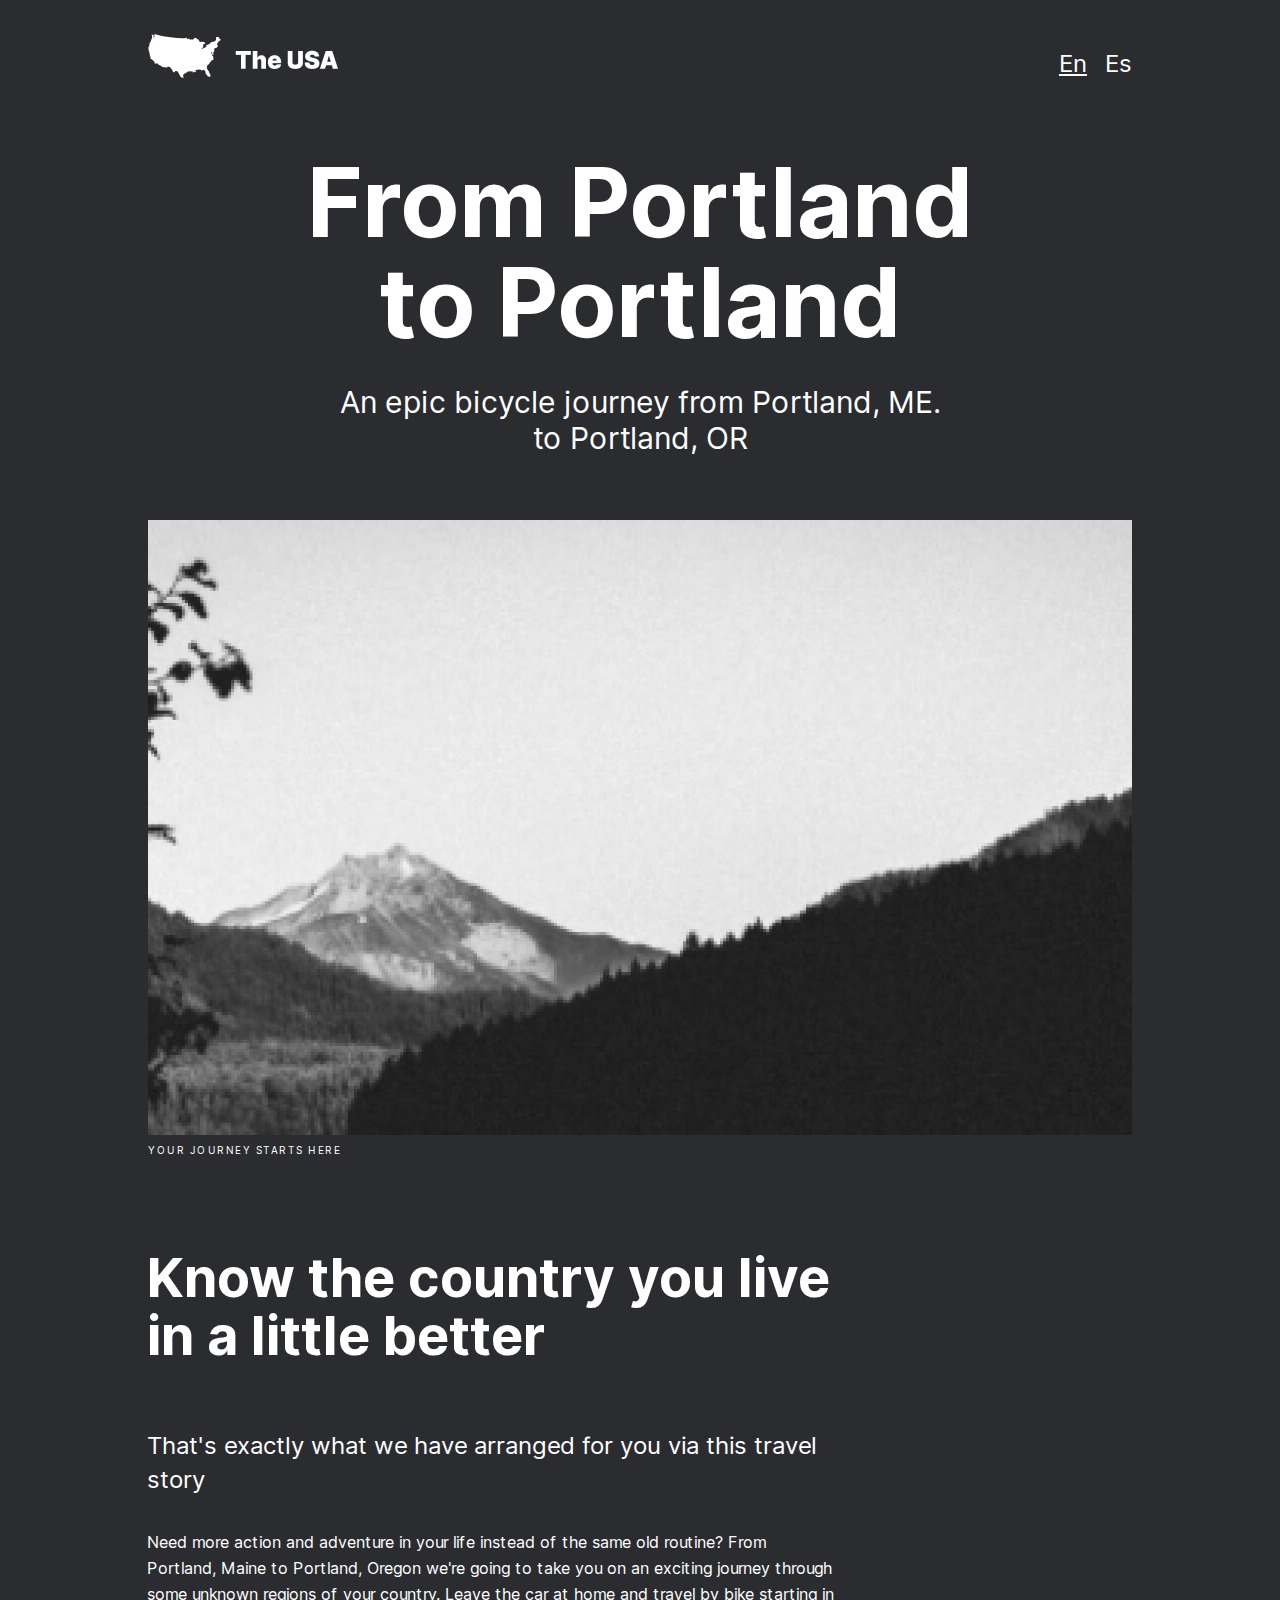
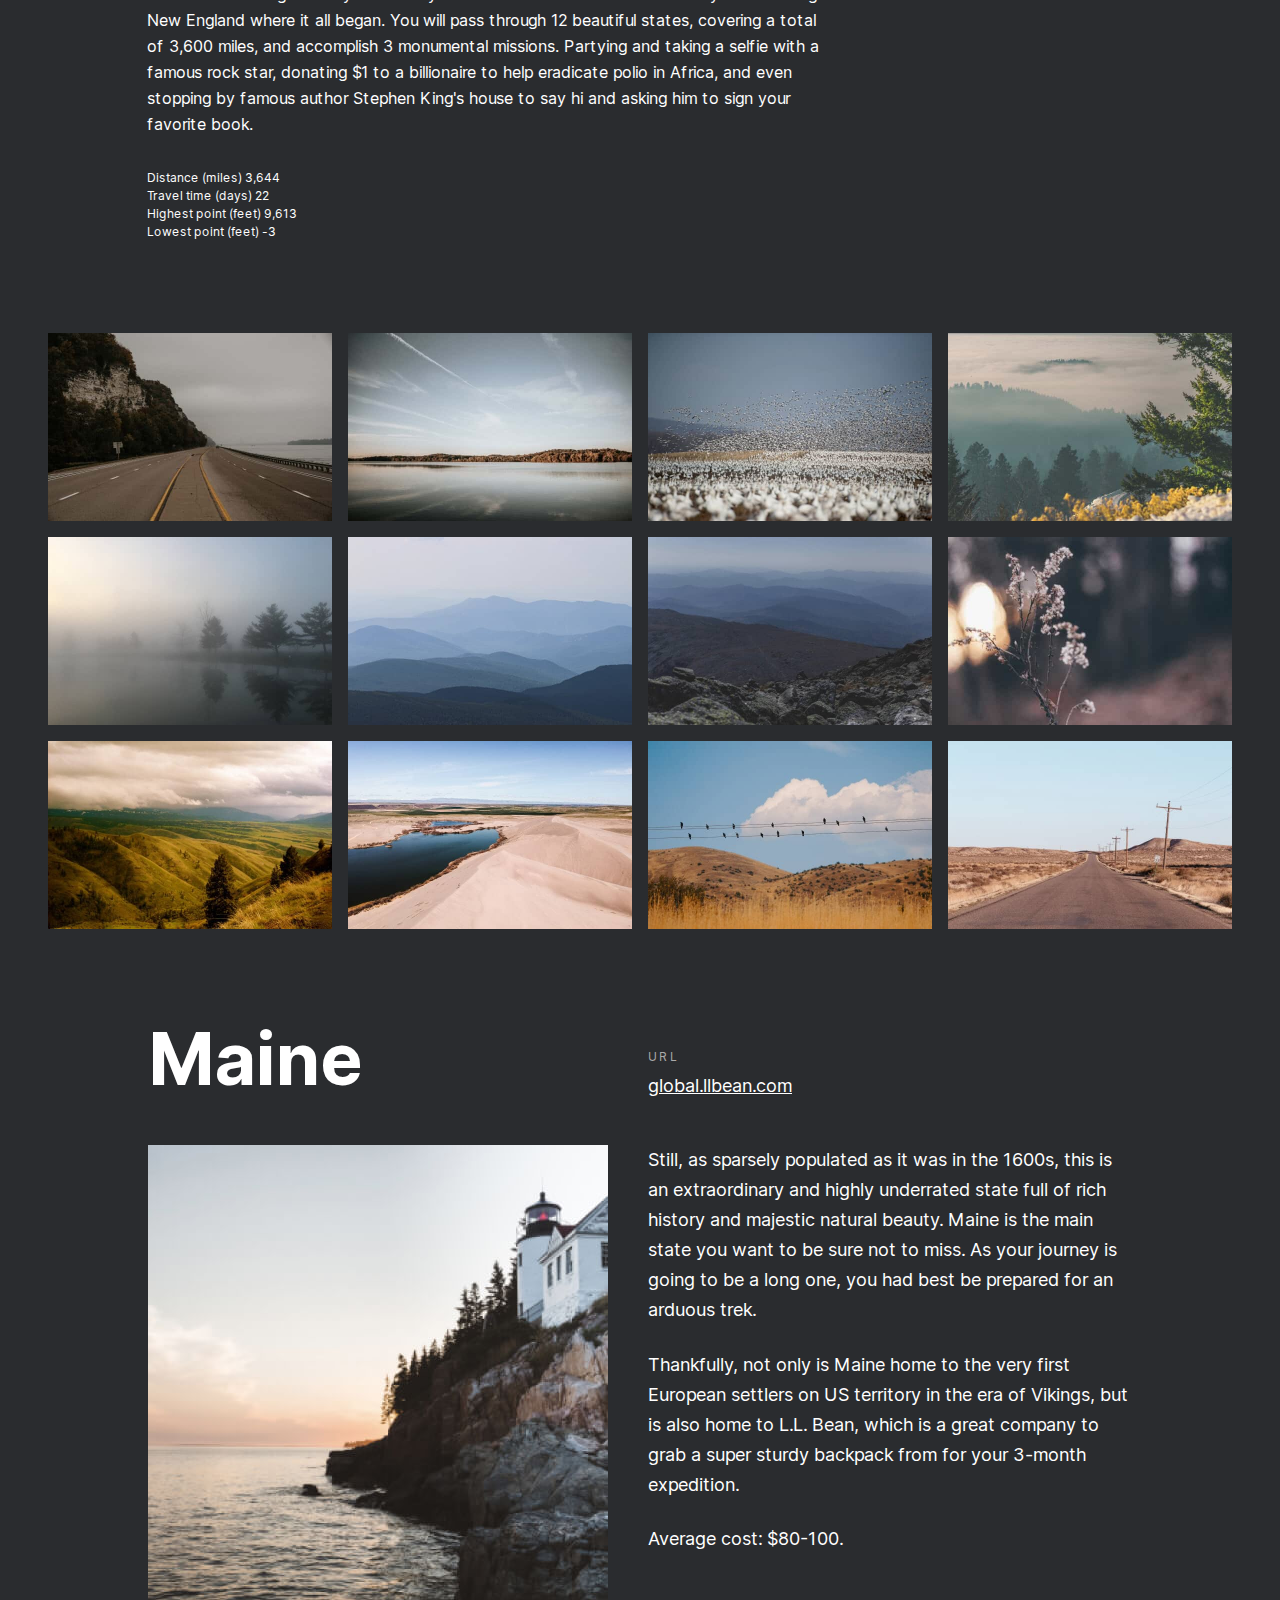
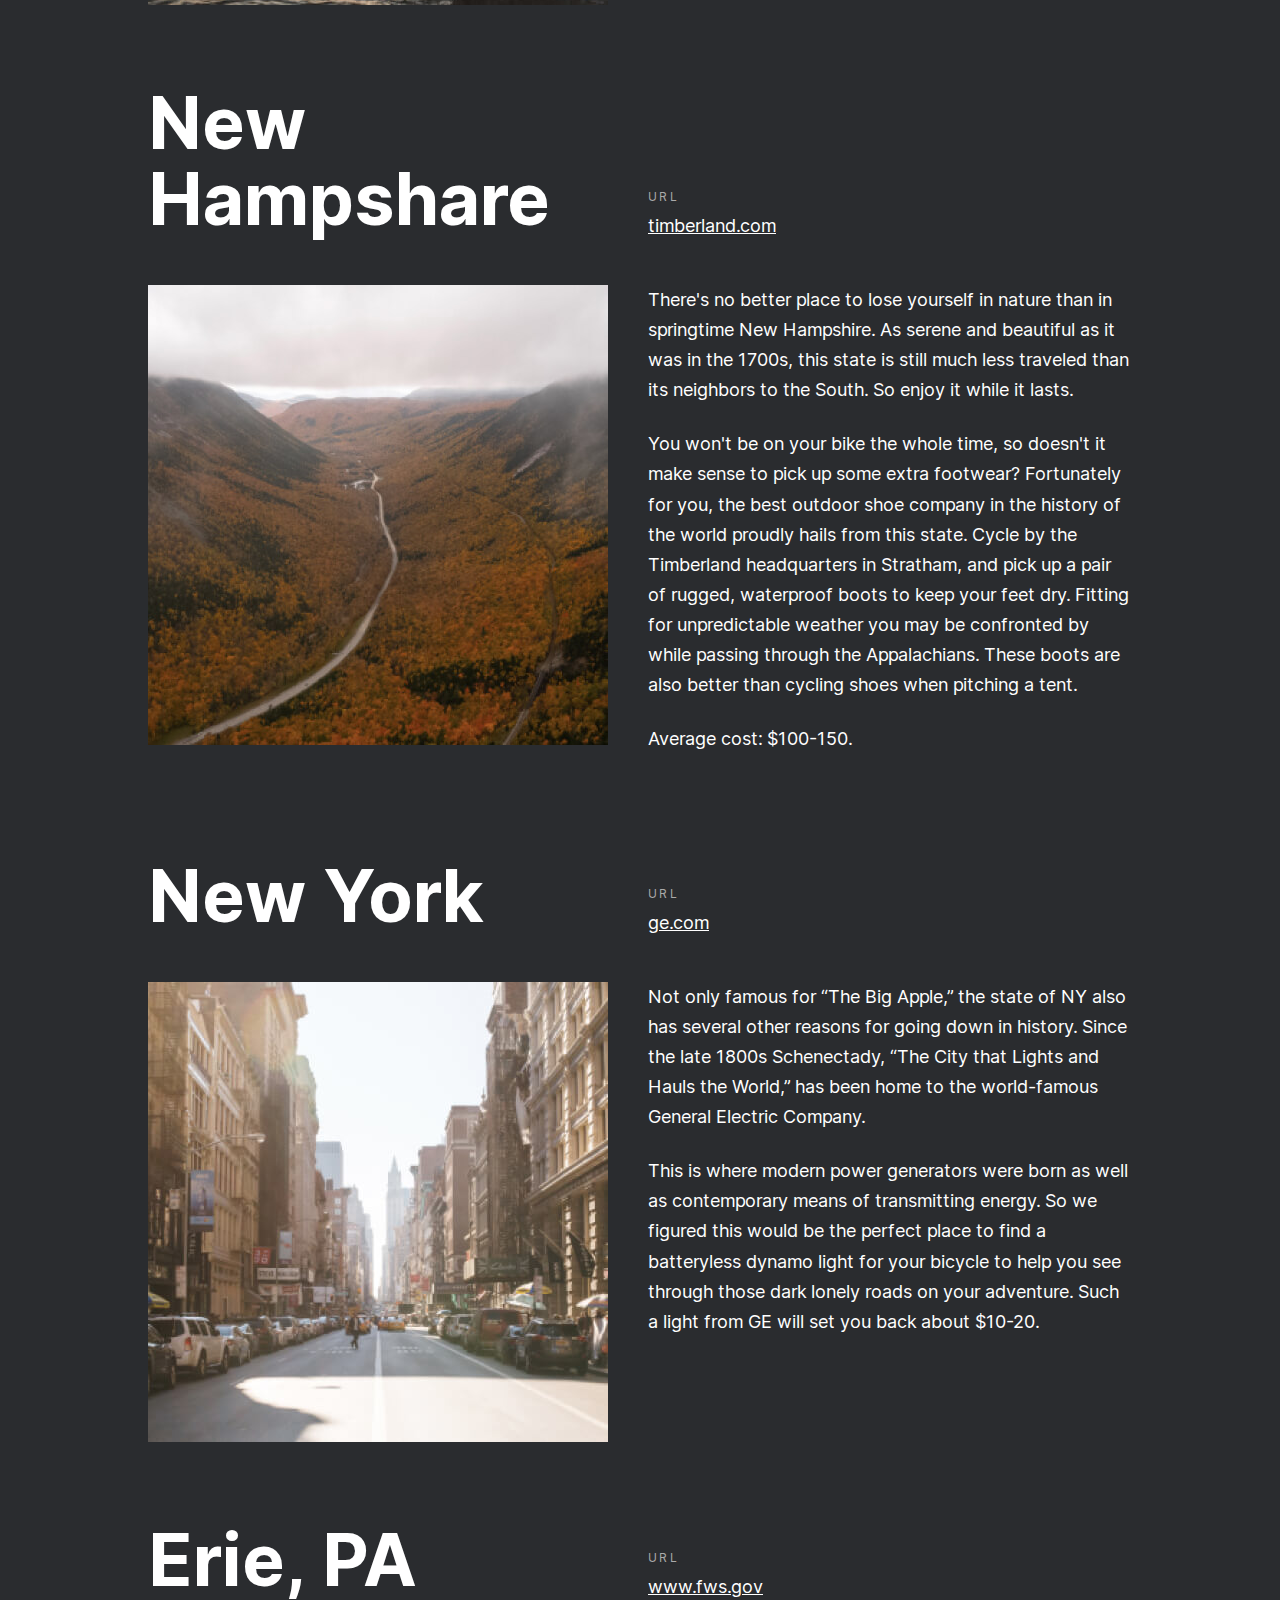
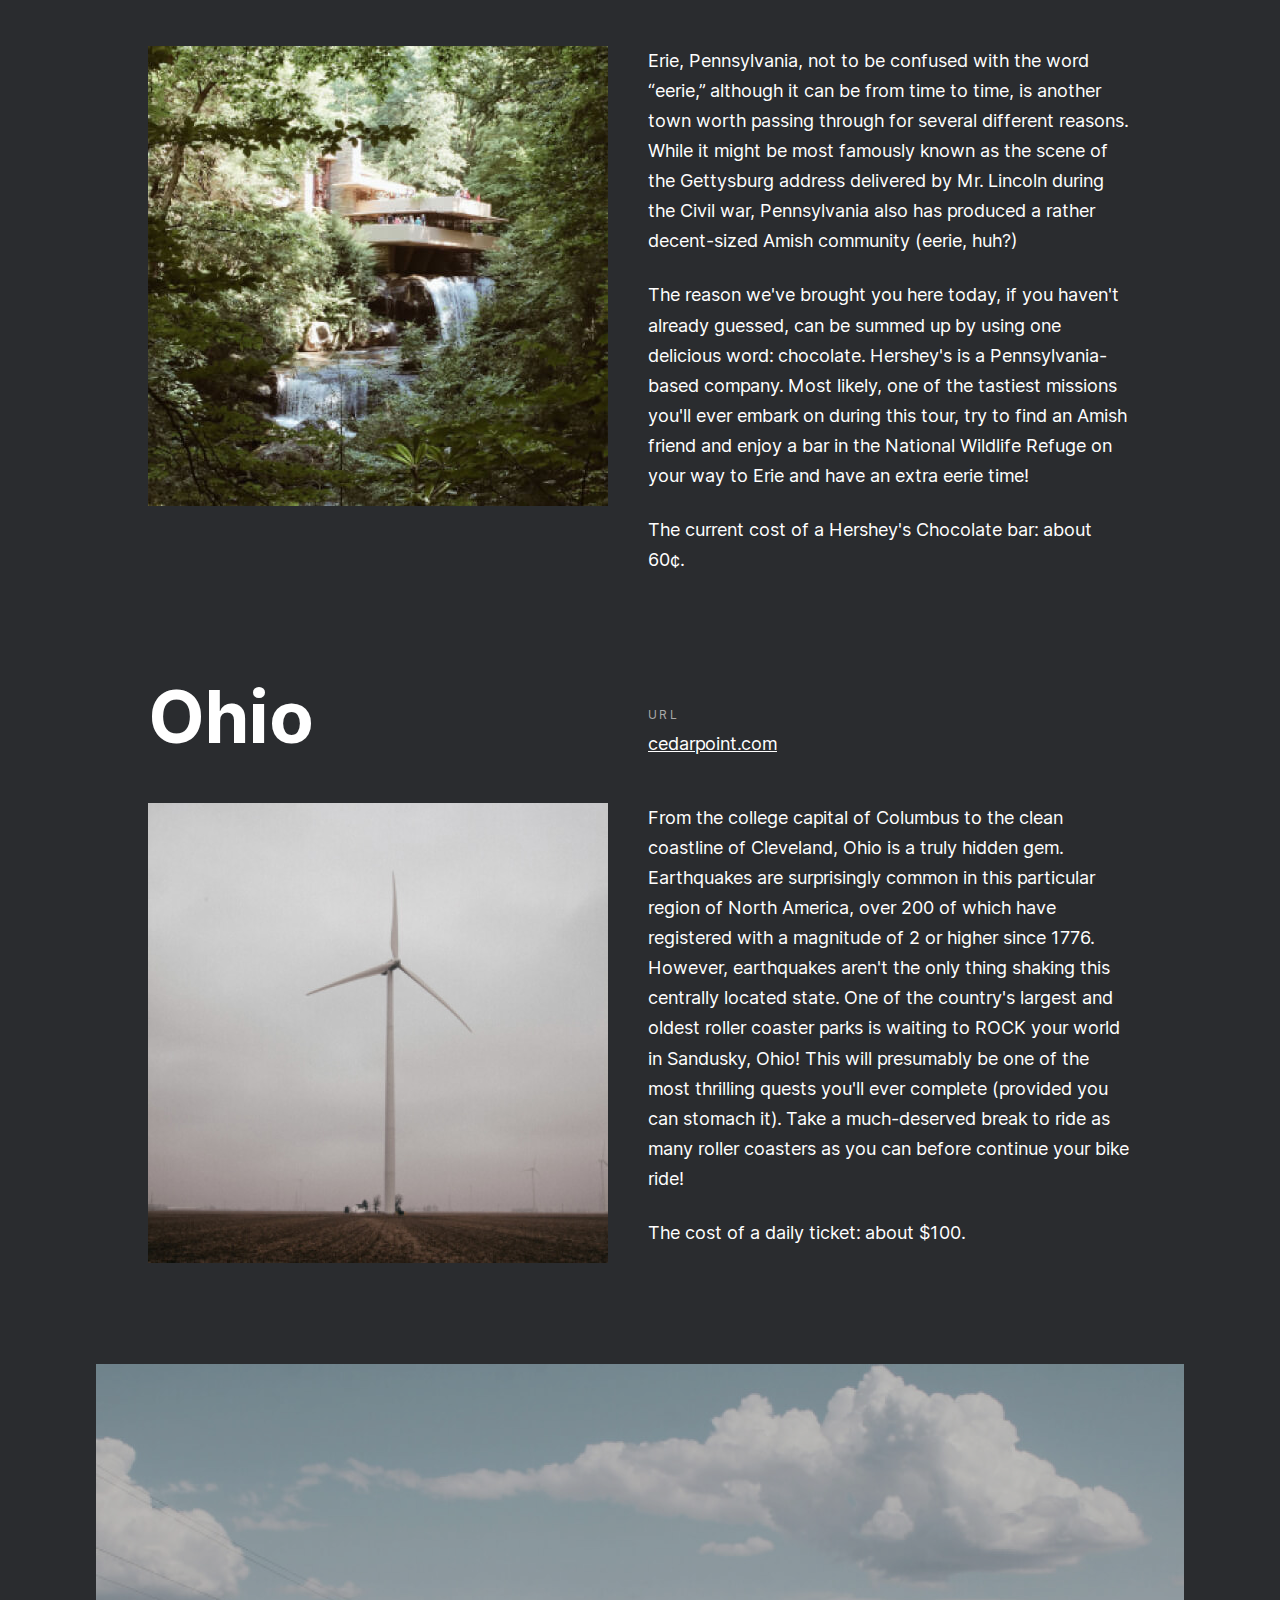
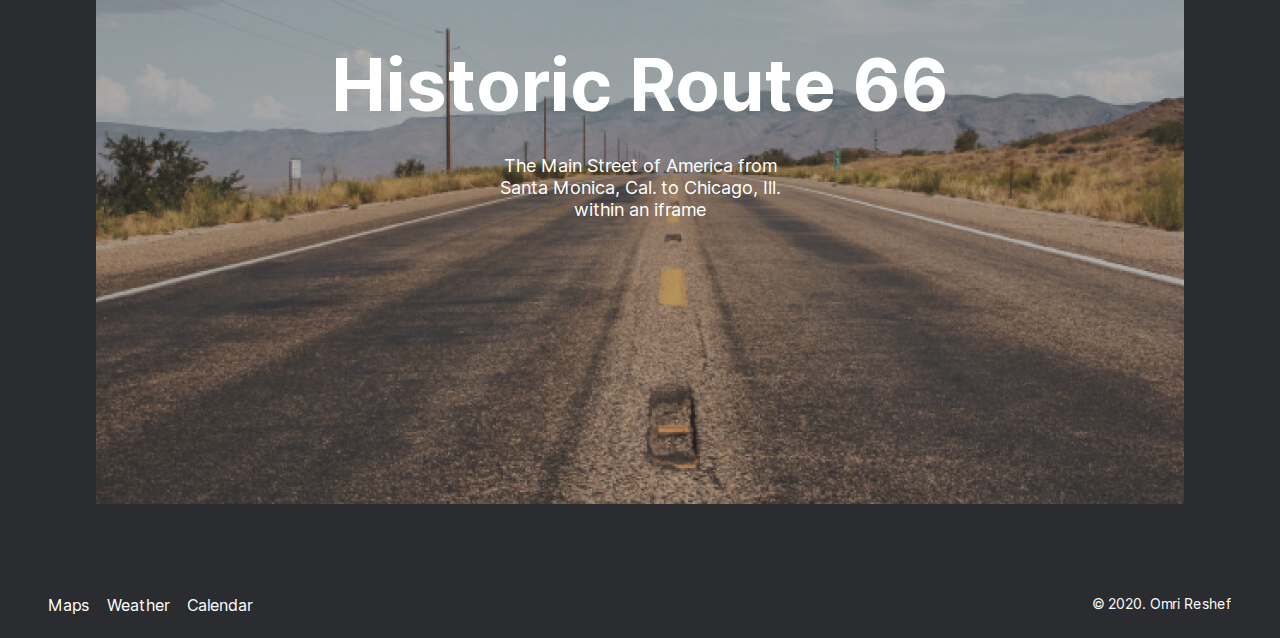
<file: index.html>
<!DOCTYPE html>
<html lang="en">
<head>
  <meta charset="UTF-8">
  <title>From Portland to Portland</title>
  <meta name="viewport" content="width=device-width, initial-scale=1.0">
  <meta name="description" content="Responsive Design">
  <link rel="stylesheet" href="./pages/index.css">
</head>
<body>
  <div class="page">
    <header class="header">
      <div class="header__container">
        <img class="logo" src="./images/logo.png" alt="the usa logo">
        <ul class="header__links">
          <li>
            <a href="#" class="header__lang-link header__lang-link_en">En</a>
          </li>
          <li>
            <a href="#" class="header__lang-link">Es</a>
          </li> 
        </ul>
      </div>
    </header>
    <main class="content">
        <section class="lead">
            <h1 class="lead__title">From Portland to Portland</h1>
            <p class="lead__subtitle">An epic bicycle journey from Portland, ME. to Portland, OR</p>
            <figure class="lead__container">
              <img src="./images/kalegin-michail-179870-unsplash.jpg" class="lead__image" alt="image From Portland to Portland">
              <figcaption class="lead__caption">Your journey starts here</figcaption>
          </figure>
        </section>
        <section class="intro">
          <h2 class="intro__title">Know the country you live in a little better</h2>
          <p class="intro__subtitle">That's exactly what we have arranged for you via this travel story</p>
          <p class="intro__text">Need more action and adventure in your life instead of the same old routine? From Portland, Maine to Portland, Oregon we're going to take you on an exciting journey through some unknown regions of your country. Leave the car at home and travel by bike starting in New England where it all began. You will pass through 12 beautiful states, covering a total of 3,600 miles, and accomplish 3 monumental missions. Partying and taking a selfie with a famous rock star, donating $1 to a billionaire to help eradicate polio in Africa, and even stopping by famous author Stephen King's house to say hi and asking him to sign your favorite book.</p>
          <ul class="intro__list">
            <li class="intro__list-item"><span class="intro__list-item_bold">Distance (miles)</span> 3,644</li>
            <li class="intro__list-item"><span class="intro__list-item_bold">Travel time (days)</span> 22</li>
            <li class="intro__list-item"><span class="intro__list-item_bold">Highest point (feet)</span> 9,613</li>
            <li class="intro__list-item"><span class="intro__list-item_bold">Lowest point (feet)</span> -3</li>                          
          </ul>
        </section>
        <section class="photo-grid">
          <img src="./images/__item0.2.jpg" class="photo-grid__item" alt="image">
          <img src="./images/__item1.2.jpg" class="photo-grid__item" alt="image">
          <img src="./images/__item2.2.jpg" class="photo-grid__item" alt="image">
          <img src="./images/__item3.2.jpg" class="photo-grid__item" alt="image">
          <img src="./images/__item4.2.jpg" class="photo-grid__item" alt="image">
          <img src="./images/__item5.2.jpg" class="photo-grid__item" alt="image">
          <img src="./images/__item6.2.jpg" class="photo-grid__item" alt="image">
          <img src="./images/__item7.2.jpg" class="photo-grid__item" alt="image">
          <img src="./images/__item8.2.jpg" class="photo-grid__item" alt="image">
          <img src="./images/__item9.2.jpg" class="photo-grid__item" alt="image">
          <img src="./images/__item10.2.jpg" class="photo-grid__item" alt="image">
          <img src="./images/__item11.2.jpg" class="photo-grid__item" alt="image"> 
        </section>
        <section class="places">
          <div class="places-item">
            <h2 class="places-item__title">Maine</h2>
            <img src="./images/maine.jpg" class="places-item__image" alt="image maine">
            <div class="places-item__website">
              <p class="places-item__url">URL</p>
              <a href="https://www.global.llbean.com" class="places-item__link">global.llbean.com</a>
            </div>
            <div class="places-item__text">
              <p class="places-item__paragraph">Still, as sparsely populated as it was in the 1600s, this is an extraordinary and highly underrated state full of rich history and majestic natural beauty. Maine is the main state you want to be sure not to miss. As your journey is going to be a long one, you had best be prepared for an arduous trek.</p>
              <p class="places-item__paragraph">Thankfully, not only is Maine home to the very first European settlers on US territory in the era of Vikings, but is also home to L.L. Bean, which is a great company to grab a super sturdy backpack from for your 3-month expedition.</p>
              <p class="places-item__paragraph">Average cost: $80-100.</p>
            </div>
          </div>
          <div class="places-item">
            <h2 class="places-item__title">New Hampshare</h2>
            <img src="./images/new-hampshare.jpg" class="places-item__image" alt="image new hampshare">
            <div class="places-item__website">
              <p class="places-item__url">URL</p>
              <a href="https://www.timberland.com" class="places-item__link">timberland.com</a>
            </div>
            <div class="places-item__text">
              <p class="places-item__paragraph">There's no better place to lose yourself in nature than in springtime New Hampshire. As serene and beautiful as it was in the 1700s, this state is still much less traveled than its neighbors to the South. So enjoy it while it lasts.</p>
              <p class="places-item__paragraph">You won't be on your bike the whole time, so doesn't it make sense to pick up some extra footwear? Fortunately for you, the best outdoor shoe company in the history of the world proudly hails from this state. Cycle by the Timberland headquarters in Stratham, and pick up a pair of rugged, waterproof boots to keep your feet dry. Fitting for unpredictable weather you may be confronted by while passing through the Appalachians. These boots are also better than cycling shoes when pitching a tent.</p>
              <p class="places-item__paragraph">Average cost: $100-150.</p>
            </div>
          </div>
          <div class="places-item">
            <h2 class="places-item__title">New York</h2>
            <img src="./images/new-york.jpg" class="places-item__image" alt="image new york">
            <div class="places-item__website">
              <p class="places-item__url">URL</p>
              <a href="https://www.ge.com" class="places-item__link">ge.com</a>
            </div>
            <div class="places-item__text">
              <p class="places-item__paragraph">Not only famous for “The Big Apple,” the state of NY also has several other reasons for going down in history. Since the late 1800s Schenectady, “The City that Lights and Hauls the World,” has been home to the world-famous General Electric Company.</p>
              <p class="places-item__paragraph">This is where modern power generators were born as well as contemporary means of transmitting energy. So we figured this would be the perfect place to find a batteryless dynamo light for your bicycle to help you see through those dark lonely roads on your adventure. Such a light from GE will set you back about $10-20.</p>  
            </div>
          </div>
          <div class="places-item">
            <h2 class="places-item__title">Erie, PA</h2>
            <img src="./images/erie.jpg" class="places-item__image" alt="image erie">
            <div class="places-item__website">
              <p class="places-item__url">URL</p>
              <a href="https://www.fws.gov" class="places-item__link">www.fws.gov</a>
            </div>
            <div class="places-item__text">
              <p class="places-item__paragraph">Erie, Pennsylvania, not to be confused with the word “eerie,” although it can be from time to time, is another town worth passing through for several different reasons. While it might be most famously known as the scene of the Gettysburg address delivered by Mr. Lincoln during the Civil war, Pennsylvania also has produced a rather decent-sized Amish community (eerie, huh?)</p>
              <p class="places-item__paragraph">The reason we've brought you here today, if you haven't already guessed, can be summed up by using one delicious word: chocolate. Hershey's is a Pennsylvania-based company. Most likely, one of the tastiest missions you'll ever embark on during this tour, try to find an Amish friend and enjoy a bar in the National Wildlife Refuge on your way to Erie and have an extra eerie time!</p>
              <p class="places-item__paragraph">The current cost of a Hershey's Chocolate bar: about 60¢.</p>  
            </div>
          </div>
          <div class="places-item">
            <h2 class="places-item__title">Ohio</h2>
            <img src="./images/ohio.jpg" class="places-item__image" alt="image ohio">
            <div class="places-item__website">
              <p class="places-item__url">URL</p>
              <a href="https://www.cedarpoint.com" class="places-item__link">cedarpoint.com</a>
            </div>
            <div class="places-item__text">
              <p class="places-item__paragraph">From the college capital of Columbus to the clean coastline of Cleveland, Ohio is a truly hidden gem. Earthquakes are surprisingly common in this particular region of North America, over 200 of which have registered with a magnitude of 2 or higher since 1776. However, earthquakes aren't the only thing shaking this centrally located state. One of the country's largest and oldest roller coaster parks is waiting to ROCK your world in Sandusky, Ohio! This will presumably be one of the most thrilling quests you'll ever complete (provided you can stomach it). Take a much-deserved break to ride as many roller coasters as you can before continue your bike ride!</p>
              <p class="places-item__paragraph">The cost of a daily ticket: about $100.</p>
            </div>
          </div>
        </section>
        <section class="cover">
          <a class="cover__link" href="https://www.nps.gov/nr/travel/route66/maps66.html" target="_blank">
            <h2 class="cover__title">Historic Route 66</h2>
            <p class="cover__subtitle">The Main Street of America from Santa Monica, Cal. to Chicago, Ill. within an iframe</p>
          </a>
        </section>
    </main>
    <footer class="footer">   
      <div class="footer__container">
        <nav class="footer__links"> 
          <a href="https://yandex.com/maps" class="footer__link">Maps</a>
          <a href="https://yandex.com/weather/moscow" class="footer__link">Weather</a>
        <a href="https://yandex.com/maps" class="footer__link">Calendar</a>
        </nav>
        <p class="footer__copyright">&COPY; 2020. Omri Reshef</p> 
      </div>  
    </footer>
  </div>  
</body>
</html>
</file>
<file: pages/index.css>
@import url(../vendor/normalize.css);
@import url(../blocks/page/page.css);
@import url(../blocks/header/header.css);
@import url(../blocks/intro/intro.css);
@import url(../blocks/lead/lead.css);
@import url(../vendor/fonts/fonts.css);
@import url(../blocks/photo-grid/photo-grid.css);
@import url(../blocks/logo/logo.css);
@import url(../blocks/content/content.css);
@import url(../blocks/places/places.css);
@import url(../blocks/places-item/places-item.css);
@import url(../blocks/cover/cover.css);
@import url(../blocks/footer/footer.css);
</file>
